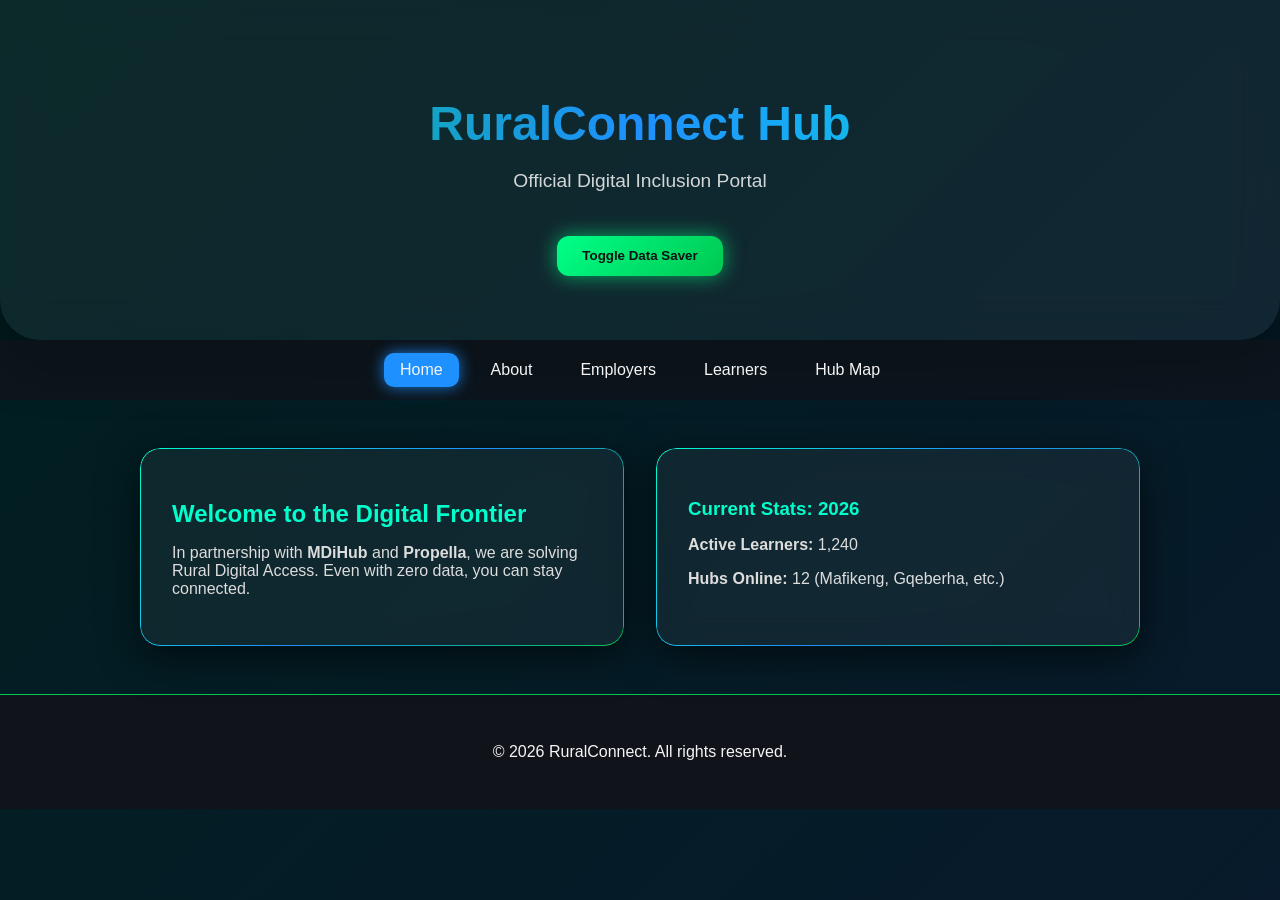
<file: index.html>
<!DOCTYPE html>
<html lang="en">
<head>
<meta charset="UTF-8">
<meta name="viewport" content="width=device-width, initial-scale=1.0">
<title>RuralConnect | Digital Hub</title>

<style>

/* 🔥 Animated background */
body {
  margin:0;
  font-family:'Segoe UI', sans-serif;
  color:#f5f5f5;
  background: linear-gradient(-45deg, #0f1115, #1a1f2b, #0a192f, #001f1f);
  background-size: 400% 400%;
  animation: gradientBG 12s ease infinite;
}

@keyframes gradientBG {
  0% { background-position:0% 50%; }
  50% { background-position:100% 50%; }
  100% { background-position:0% 50%; }
}

/* 🌟 Header */
header {
  text-align:center;
  padding:4rem 1rem;
  background: rgba(255,255,255,0.05);
  backdrop-filter: blur(20px);
  border-bottom-left-radius:40px;
  border-bottom-right-radius:40px;
  box-shadow:0 20px 50px rgba(0,0,0,0.6);
}

header h1 {
  font-size:3rem;
  margin-bottom:0.5rem;
  background: linear-gradient(90deg,#00c851,#1e90ff,#00ffcc);

  -webkit-background-clip: text; /* Chrome/Safari */
  background-clip: text;         /* Standard */

  -webkit-text-fill-color: transparent;
  color: transparent;            /* fallback */
}

header p {
  font-size:1.2rem;
  opacity:0.85;
}

header .btn-green {
  margin-top:1.5rem;
  padding:0.8rem 1.6rem;
  border:none;
  border-radius:12px;
  cursor:pointer;
  font-weight:bold;
  color:#0f1115;
  background: linear-gradient(135deg,#00ff88,#00c851);
  box-shadow:0 0 20px rgba(0,255,136,0.6);
  transition:0.3s;
}

header .btn-green:hover {
  transform: scale(1.1);
  box-shadow:0 0 30px rgba(0,255,136,1);
}

/* 🧭 Nav */
nav {
  display:flex;
  justify-content:center;
  gap:1rem;
  background: rgba(17,19,26,0.7);
  backdrop-filter: blur(15px);
  padding:0.8rem 0;
  position:sticky;
  top:0;
}

nav a {
  color:#f5f5f5;
  text-decoration:none;
  padding:0.5rem 1rem;
  border-radius:10px;
  transition:0.3s;
}

nav a:hover {
  background:#00ff88;
  color:#000;
}

nav a.active {
  background:#1e90ff;
  box-shadow:0 0 15px rgba(30,144,255,0.8);
}

/* 📦 Container */
.container {
  max-width:1000px;
  margin:3rem auto;
  padding:0 1rem;
  display:grid;
  grid-template-columns:repeat(auto-fit,minmax(280px,1fr));
  gap:2rem;
}

/* 💎 Cards */
.card {
  position:relative;
  padding:2rem;
  border-radius:20px;
  background: rgba(255,255,255,0.05);
  backdrop-filter: blur(15px);
  box-shadow:0 10px 40px rgba(0,0,0,0.6);
  transition:0.4s;
  overflow:hidden;
}

/* Neon border / mask fix */
.card::after {
  content:'';
  position:absolute;
  inset:0;
  border-radius:20px;
  padding:1px;
  background: linear-gradient(135deg,#00ffcc,#1e90ff,#00c851);

  /* Vendor + standard properties for compatibility */
  -webkit-mask: linear-gradient(#000 0 0) content-box, linear-gradient(#000 0 0);
  -webkit-mask-composite: xor;

  mask: linear-gradient(#000 0 0) content-box, linear-gradient(#000 0 0);
  mask-composite: exclude; 
}

/* Hover effect */
.card:hover {
  transform: translateY(-10px) scale(1.03);
  box-shadow:0 20px 60px rgba(0,0,0,0.9);
}

/* Floating animation */
.card:nth-child(1) {
  animation: float 6s ease-in-out infinite;
}
.card:nth-child(2) {
  animation: float 6s ease-in-out infinite reverse;
}

@keyframes float {
  0%,100% { transform: translateY(0); }
  50% { transform: translateY(-10px); }
}

/* Text */
.card h2, .card h3 {
  color:#00ffcc;
  margin-bottom:0.5rem;
}

.card p {
  color:#ddd;
}

/* Footer */
footer {
  text-align:center;
  padding:2rem 1rem;
  margin-top:3rem;
  background:#11131a;
  border-top:1px solid #00c851;
}

/* Mobile */
@media(max-width:768px){
  header h1{ font-size:2.2rem; }
  nav{ flex-direction:column; }
}

</style>
</head>

<body>

<header>
<h1>RuralConnect Hub</h1>
<p>Official Digital Inclusion Portal</p>
<button onclick="toggleDataSaver()" class="btn-green">Toggle Data Saver</button>
</header>

<nav>
<a href="index.html" class="active">Home</a>
<a href="About.html">About</a>
<a href="organisation.html">Employers</a>
<a href="Profile.html">Learners</a>
<a href="map.html">Hub Map</a>
</nav>

<div class="container">

<div class="card">
<h2>Welcome to the Digital Frontier</h2>
<p>In partnership with <strong>MDiHub</strong> and <strong>Propella</strong>, we are solving Rural Digital Access. Even with zero data, you can stay connected.</p>
</div>

<div class="card">
<h3>Current Stats: 2026</h3>
<p><strong>Active Learners:</strong> 1,240</p>
<p><strong>Hubs Online:</strong> 12 (Mafikeng, Gqeberha, etc.)</p>
</div>

</div>

<footer>
<p>&copy; 2026 RuralConnect. All rights reserved.</p>
</footer>

<script src="app.js"></script>
</body>
</html>
</file>
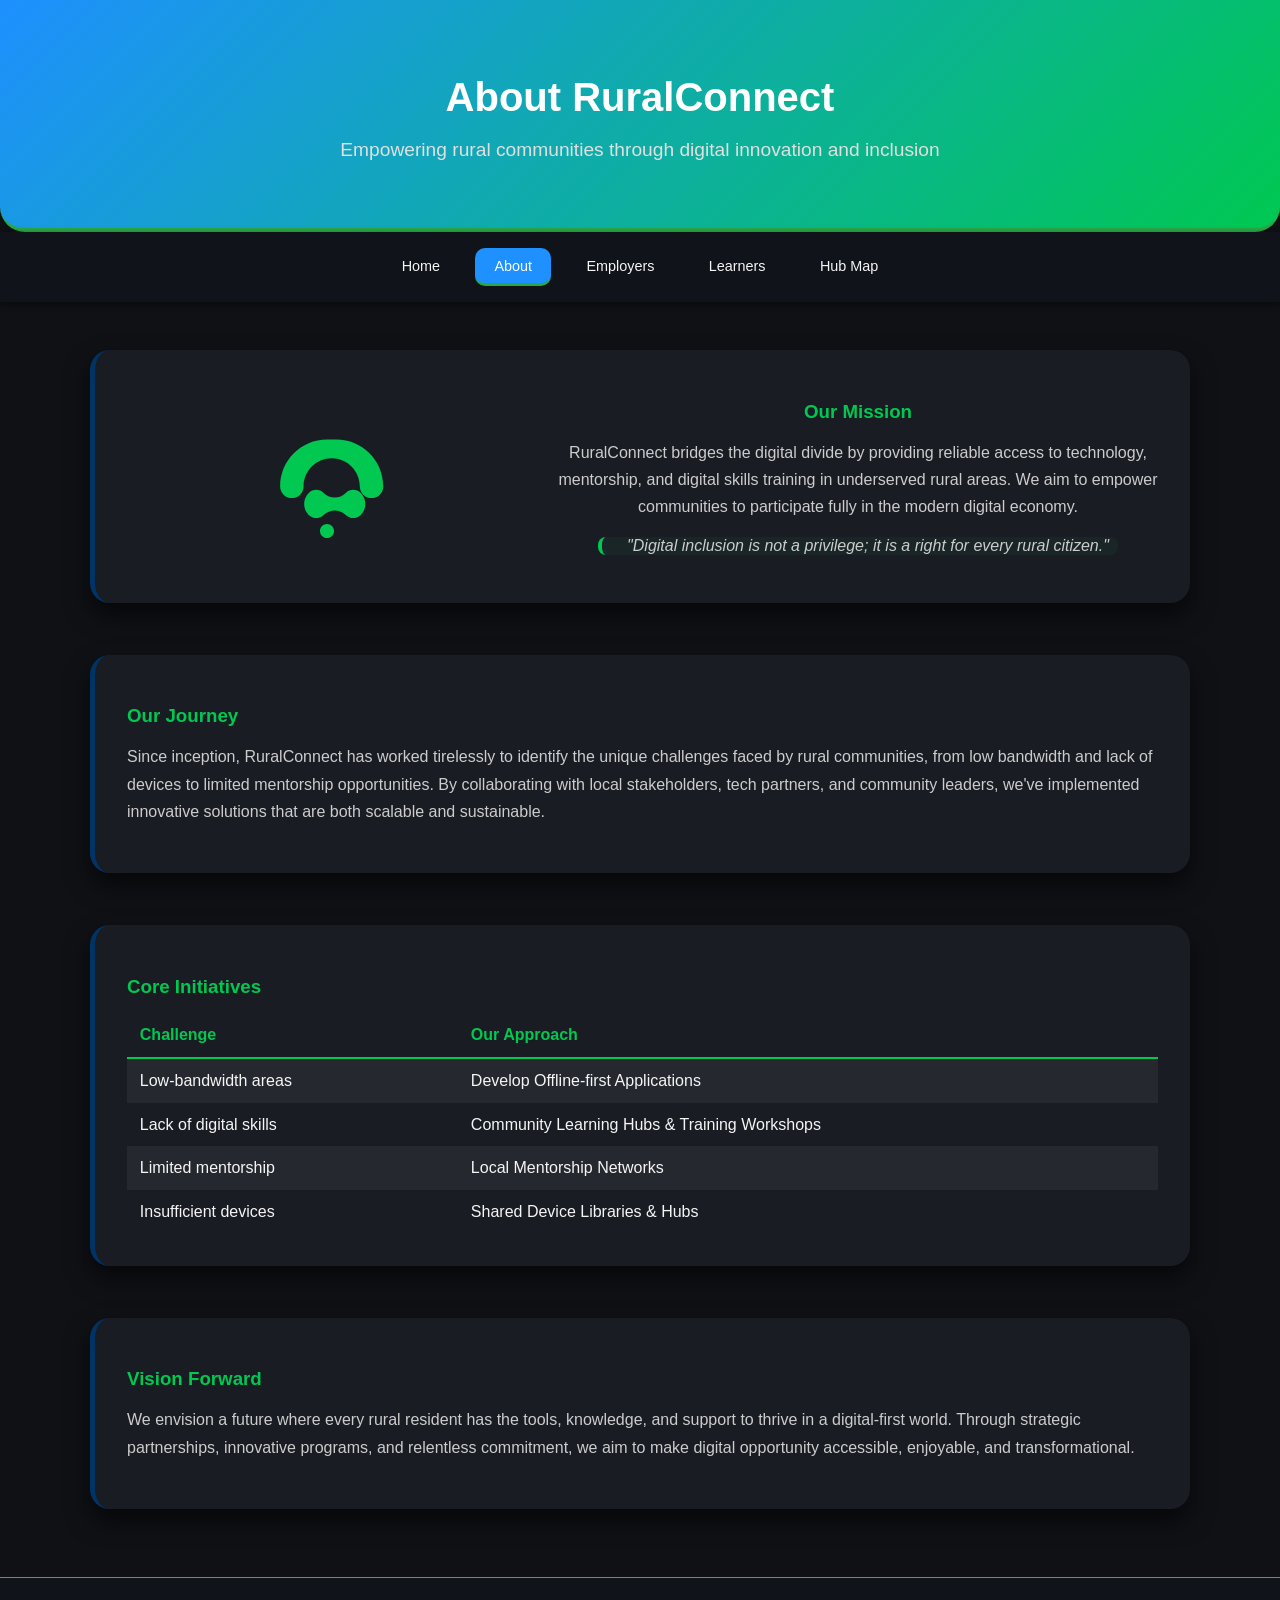
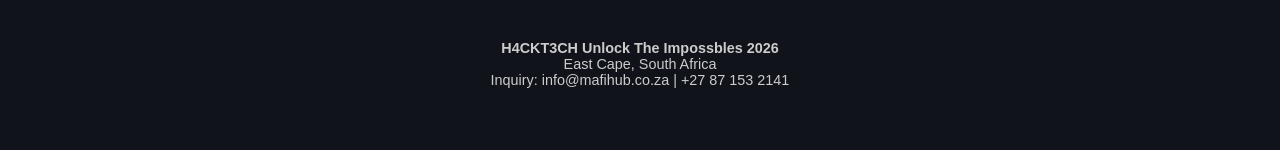
<file: About.html>
<!DOCTYPE html>
<html lang="en">
<head>
<meta charset="UTF-8">
<meta name="viewport" content="width=device-width, initial-scale=1.0">
<title>About | RuralConnect</title>
<link rel="stylesheet" href="style.css">
<style>
body { margin:0; font-family:'Segoe UI', sans-serif; background:#0f1115; color:#f5f5f5; scroll-behavior: smooth; }
header { background: linear-gradient(135deg,#1e90ff,#00c851); padding:3rem 1rem; text-align:center; border-bottom-left-radius:25px; border-bottom-right-radius:25px; }
header h1 { font-size:2.5rem; color:white; margin-bottom:0.5rem; }
header p { color: #e0e0e0; font-size:1.2rem; }

nav { display:flex; justify-content:center; gap:1rem; background:#11131a; padding:1rem 0; box-shadow:0 2px 6px rgba(0,0,0,0.5); position:sticky; top:0; z-index:100; }
nav a { color:#f5f5f5; text-decoration:none; padding:0.6rem 1.2rem; border-radius:10px; font-weight:500; transition:0.3s; }
nav a:hover { background:#00c851; color:#0f1115; }
nav a.active { background:#1e90ff; color:white; }

.container { max-width:1100px; margin:3rem auto; padding:0 1rem; display:grid; grid-template-columns:1fr; gap:2rem; }

.card { background:#1a1c24; border-radius:20px; padding:2rem; box-shadow:0 12px 25px rgba(0,0,0,0.6); transition:all 0.4s ease; }
.card:hover { transform:translateY(-8px); box-shadow:0 16px 35px rgba(0,0,0,0.7); }
.card h3 { color:#00c851; margin-bottom:1rem; }
.card p { line-height:1.7; color:#ccc; font-size:1rem; }
table { width:100%; border-collapse: collapse; margin-top:1rem; }
th, td { padding:0.8rem; text-align:left; }
th { color:#00c851; border-bottom:2px solid #00c851; }
tr:nth-child(even) { background: rgba(255,255,255,0.05); }

.profile-section { display:flex; flex-wrap:wrap; gap:2rem; align-items:center; justify-content:center; text-align:center; }
.profile-icon { width:150px; height:150px; color:#00c851; margin:auto; }
.profile-icon svg { width:100%; height:100%; fill:#00c851; }
.profile-content { flex:1 1 500px; max-width:600px; }

blockquote { border-left:4px solid #00c851; padding-left:1rem; color:#ccc; font-style:italic; background: rgba(0,200,81,0.05); border-radius:8px; margin-top:1rem; }

footer { text-align:center; padding:3rem 1rem; margin-top:3rem; background:#11131a; color:#ccc; border-top:1px solid #00c851; font-size:0.9rem; }

@media(max-width:768px){ .profile-section{ flex-direction:column; } .profile-icon{ width:120px; height:120px; } }
</style>
</head>
<body>

<header>
<h1>About RuralConnect</h1>
<p>Empowering rural communities through digital innovation and inclusion</p>
</header>

<nav>
<a href="index.html">Home</a>
<a href="About.html" class="active">About</a>
<a href="organisation.html">Employers</a>
<a href="Profile.html">Learners</a>
<a href="map.html">Hub Map</a>
</nav>

<div class="container">

<!-- Mission Section with inline SVG Wi-Fi icon -->
<div class="card profile-section">
<div class="profile-icon">
<svg xmlns="http://www.w3.org/2000/svg" viewBox="0 0 512 512">
  <path d="M256 464c-13.3 0-24-10.7-24-24 0-13.2 10.7-24 24-24s24 10.8 24 24c0 13.3-10.7 24-24 24zm89.6-67.9c-9.3 0-18.6-3.5-25.7-10.6-20.7-20.7-54.3-20.7-75 0-7.1 7.1-16.4 10.6-25.7 10.6s-18.6-3.5-25.7-10.6c-20.7-20.7-20.7-54.3 0-75 7.1-7.1 16.4-10.6 25.7-10.6s18.6 3.5 25.7 10.6c20.7 20.7 54.3 20.7 75 0 7.1-7.1 16.4-10.6 25.7-10.6s18.6 3.5 25.7 10.6c20.7 20.7 20.7 54.3 0 75-7.1 7.1-16.4 10.6-25.7 10.6zM256 128c-88.4 0-160 71.6-160 160 0 22.1 17.9 40 40 40 22.1 0 40-17.9 40-40 0-53 43-96 96-96s96 43 96 96c0 22.1 17.9 40 40 40 22.1 0 40-17.9 40-40 0-88.4-71.6-160-160-160z"/>
</svg>
</div>
<div class="profile-content">
<h3>Our Mission</h3>
<p>RuralConnect bridges the digital divide by providing reliable access to technology, mentorship, and digital skills training in underserved rural areas. We aim to empower communities to participate fully in the modern digital economy.</p>
<blockquote>"Digital inclusion is not a privilege; it is a right for every rural citizen."</blockquote>
</div>
</div>

<!-- Journey Section -->
<div class="card">
<h3>Our Journey</h3>
<p>Since inception, RuralConnect has worked tirelessly to identify the unique challenges faced by rural communities, from low bandwidth and lack of devices to limited mentorship opportunities. By collaborating with local stakeholders, tech partners, and community leaders, we've implemented innovative solutions that are both scalable and sustainable.</p>
</div>

<!-- Core Initiatives -->
<div class="card">
<h3>Core Initiatives</h3>
<table>
<tr>
<th>Challenge</th>
<th>Our Approach</th>
</tr>
<tr>
<td>Low-bandwidth areas</td><td>Develop Offline-first Applications</td>
</tr>
<tr>
<td>Lack of digital skills</td><td>Community Learning Hubs & Training Workshops</td>
</tr>
<tr>
<td>Limited mentorship</td><td>Local Mentorship Networks</td>
</tr>
<tr>
<td>Insufficient devices</td><td>Shared Device Libraries & Hubs</td>
</tr>
</table>
</div>

<!-- Vision Section -->
<div class="card">
<h3>Vision Forward</h3>
<p>We envision a future where every rural resident has the tools, knowledge, and support to thrive in a digital-first world. Through strategic partnerships, innovative programs, and relentless commitment, we aim to make digital opportunity accessible, enjoyable, and transformational.</p>
</div>

</div>

<footer>
<p><strong>H4CKT3CH Unlock The Impossbles 2026</strong><br>
East Cape, South Africa<br>
Inquiry: info@mafihub.co.za | +27 87 153 2141</p>
</footer>

<script src="app.js"></script>
</body>
</html>
</file>
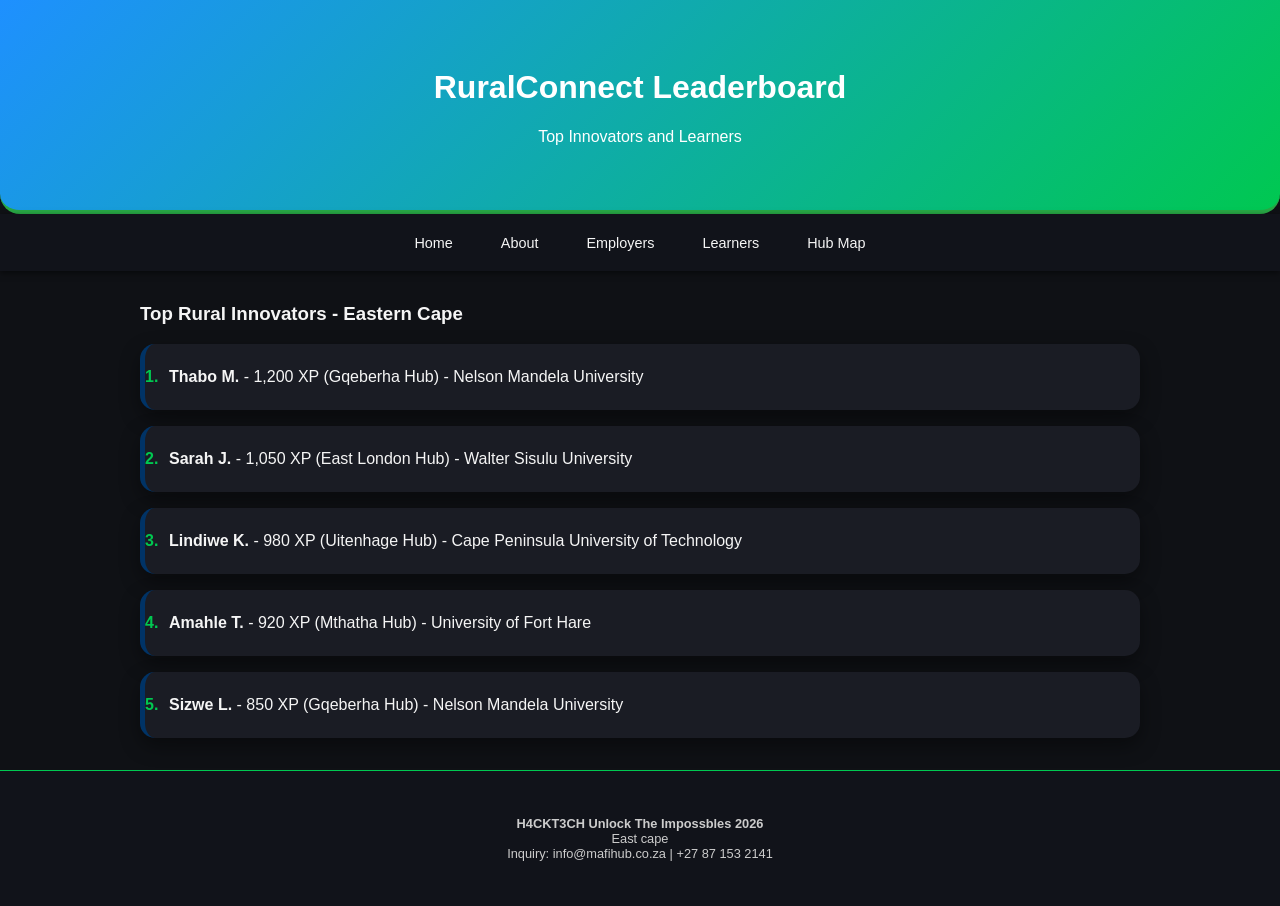
<file: leaderboard.html>
<!DOCTYPE html>
<html lang="en">
<head>
<meta charset="UTF-8">
<meta name="viewport" content="width=device-width, initial-scale=1.0">
<title>Leaderboard | RuralConnect</title>
<link rel="stylesheet" href="style.css">
<style>
body { margin:0; font-family:'Segoe UI', sans-serif; background:#0f1115; color:#f5f5f5; }
nav { display:flex; justify-content:center; gap:1rem; background:#11131a; padding:0.8rem 0; box-shadow:0 2px 6px rgba(0,0,0,0.5); position:sticky; top:0; z-index:100; }
nav a { color:#f5f5f5; text-decoration:none; padding:0.5rem 1rem; border-radius:8px; font-weight:500; transition:0.3s; }
nav a:hover { background:#00c851; color:#0f1115; }
nav a.active { background:#1e90ff; color:white; }
.container { max-width:1000px; margin:2rem auto; padding:0 1rem; }
.card { background:#1a1c24; border-radius:15px; padding:1.5rem; box-shadow:0 8px 20px rgba(0,0,0,0.4); transition: all 0.3s ease; margin-bottom:1rem; }
.card:hover { transform: translateY(-5px); box-shadow:0 12px 25px rgba(0,0,0,0.6); }
ol { list-style: none; padding: 0; counter-reset: rank; }
ol li { counter-increment: rank; padding-left: 2rem; position: relative; }
ol li::before { content: counter(rank) ". "; position: absolute; left: 0; color: #00c851; font-weight: bold; }
footer { text-align:center; padding:2rem 1rem; margin-top:2rem; background:#11131a; color:#ccc; border-top:1px solid #00c851; }
</style>
</head>
<body>

<header style="background: linear-gradient(135deg, #1e90ff, #00c851); padding:3rem 1rem; text-align:center; border-bottom-left-radius:20px; border-bottom-right-radius:20px;">
<h1>RuralConnect Leaderboard</h1>
<p>Top Innovators and Learners</p>
</header>

<nav>
<a href="index.html">Home</a>
<a href="About.html">About</a>
<a href="organisation.html">Employers</a>
<a href="Profile.html">Learners</a>
<a href="map.html">Hub Map</a>
</nav>

<div class="container">
    <h3>Top Rural Innovators - Eastern Cape</h3>
    <ol>
        <li class="card"><strong>Thabo M.</strong> - 1,200 XP (Gqeberha Hub) - Nelson Mandela University</li>
        <li class="card"><strong>Sarah J.</strong> - 1,050 XP (East London Hub) - Walter Sisulu University</li>
        <li class="card"><strong>Lindiwe K.</strong> - 980 XP (Uitenhage Hub) - Cape Peninsula University of Technology</li>
        <li class="card"><strong>Amahle T.</strong> - 920 XP (Mthatha Hub) - University of Fort Hare</li>
        <li class="card"><strong>Sizwe L.</strong> - 850 XP (Gqeberha Hub) - Nelson Mandela University</li>
    </ol>
</div>

<footer>
<p><strong>H4CKT3CH Unlock The Impossbles 2026</strong><br>
East cape<br>
Inquiry: info@mafihub.co.za | +27 87 153 2141</p>
</footer>

<script src="app.js"></script>
</body>
</html>
</file>
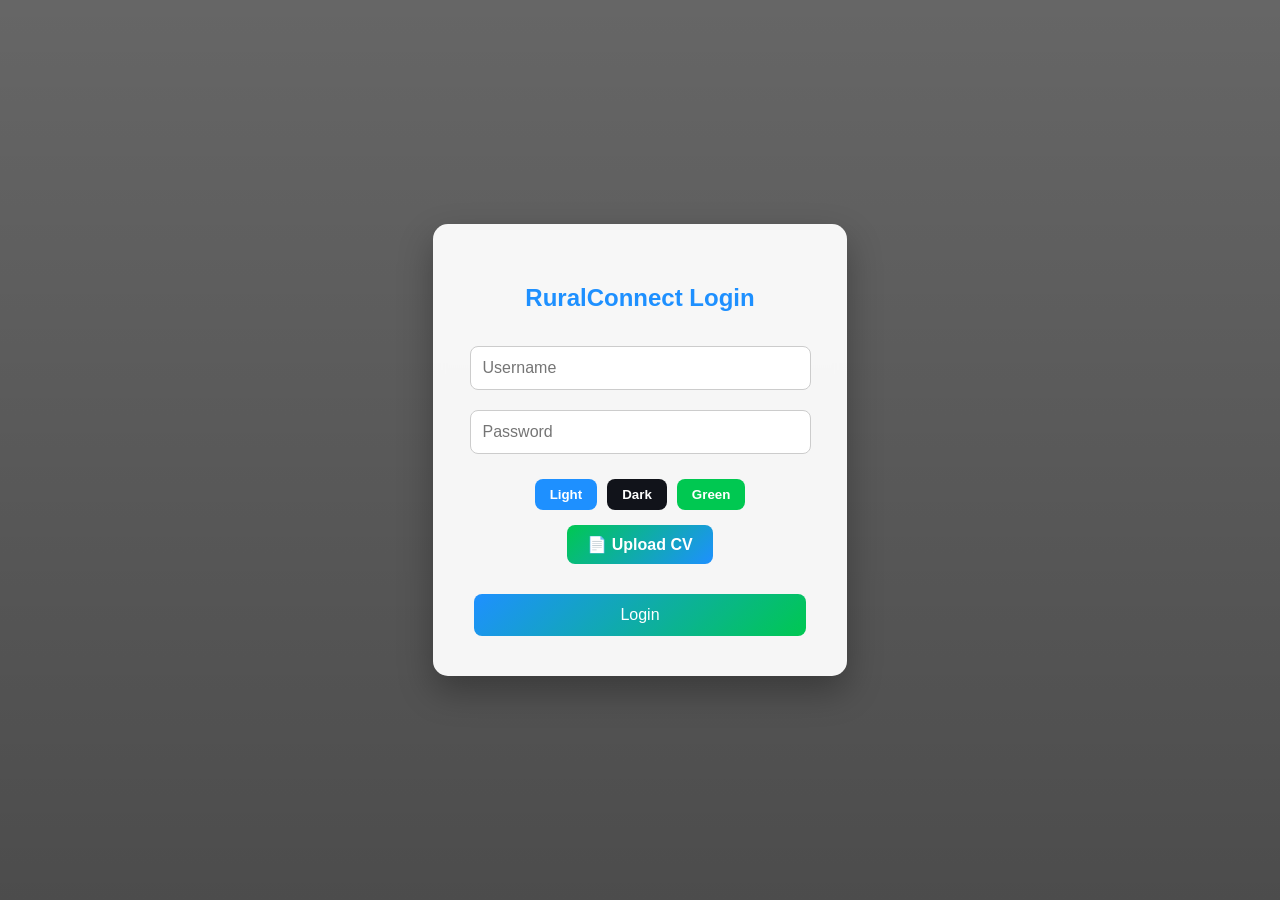
<file: login.html>
<!DOCTYPE html>
<html lang="en">
<head>
<meta charset="UTF-8">
<meta name="viewport" content="width=device-width, initial-scale=1.0">
<title>RuralConnect Login</title>
<link rel="stylesheet" href="style.css">
<style>
    /* Full-page background */
    body {
        margin: 0;
        height: 100vh;
        font-family: Arial, sans-serif;
        background: url('https://images.unsplash.com/photo-1509099836639-18ba1795216d?auto=format&fit=crop&w=1600&q=80') no-repeat center center fixed;
        background-size: cover;
        display: flex;
        justify-content: center;
        align-items: center;
        position: relative;
        transition: background 0.5s, color 0.5s;
    }

    /* Overlay */
    body::before {
        content: '';
        position: absolute;
        width: 100%;
        height: 100%;
        background: linear-gradient(rgba(0,0,0,0.6), rgba(0,0,0,0.7));
        top: 0;
        left: 0;
        z-index: 0;
        transition: background 0.5s;
    }

    .login-card {
        position: relative;
        z-index: 1;
        background: rgba(255, 255, 255, 0.95);
        padding: 2.5rem 2rem;
        border-radius: 15px;
        box-shadow: 0 15px 35px rgba(0,0,0,0.3);
        width: 350px;
        text-align: center;
        backdrop-filter: blur(6px);
        animation: fadeIn 0.8s ease-out;
        transition: background 0.5s, color 0.5s;
    }

    @keyframes fadeIn {
        from {opacity: 0; transform: translateY(-20px);}
        to {opacity: 1; transform: translateY(0);}
    }

    .login-card h2 {
        margin-bottom: 1.5rem;
        color: #1e90ff;
    }

    .login-card input {
        width: 90%;
        padding: 12px;
        margin: 10px 0;
        border: 1px solid #ccc;
        border-radius: 8px;
        font-size: 1rem;
        outline: none;
        transition: 0.3s;
    }

    .login-card input:focus {
        border-color: #1e90ff;
        box-shadow: 0 0 8px rgba(30,144,255,0.5);
    }

    .theme-buttons {
        margin: 15px 0;
        display: flex;
        justify-content: center;
        gap: 10px;
    }

    .theme-buttons button {
        padding: 8px 15px;
        border: none;
        border-radius: 8px;
        cursor: pointer;
        font-weight: bold;
        transition: 0.3s;
        color: white;
    }

    .theme-light { background: #1e90ff; }
    .theme-dark { background: #11131a; }
    .theme-green { background: #00c851; }

    .theme-buttons button:hover {
        opacity: 0.8;
    }

    /* Upload CV styles */
    .upload-cv {
        margin: 15px 0;
        text-align: center;
    }

    .upload-cv input[type="file"] {
        display: none;
    }

    .upload-cv label {
        display: inline-block;
        padding: 10px 20px;
        background: linear-gradient(135deg, #00c851, #1e90ff);
        color: white;
        font-weight: bold;
        border-radius: 8px;
        cursor: pointer;
        transition: 0.3s;
    }

    .upload-cv label:hover {
        transform: translateY(-2px);
        box-shadow: 0 5px 15px rgba(0,0,0,0.2);
    }

    .login-card button.main-btn {
        width: 95%;
        padding: 12px;
        margin-top: 15px;
        background: linear-gradient(135deg, #1e90ff, #00c851);
        color: white;
        border: none;
        border-radius: 8px;
        font-size: 1rem;
        cursor: pointer;
        transition: 0.3s;
    }

    .login-card button.main-btn:hover {
        transform: translateY(-2px);
        box-shadow: 0 5px 15px rgba(0,0,0,0.2);
    }

    @media (max-width: 400px) {
        .login-card {
            width: 90%;
        }
    }
</style>
</head>
<body>

<div class="login-card">
    <h2>RuralConnect Login</h2>

    <input type="text" id="username" placeholder="Username">
    <input type="password" id="password" placeholder="Password">

    <!-- Theme selection buttons -->
    <div class="theme-buttons">
        <button class="theme-light" onclick="setTheme('light')">Light</button>
        <button class="theme-dark" onclick="setTheme('dark')">Dark</button>
        <button class="theme-green" onclick="setTheme('green')">Green</button>
    </div>

    <!-- Upload CV section -->
    <div class="upload-cv">
        <input type="file" id="cvUpload">
        <label for="cvUpload">📄 Upload CV</label>
    </div>

    <button class="main-btn" onclick="login()">Login</button>
</div>

<script>
function login() {
    // Allow ANY username and password
    window.location.href = "index.html";
}

// Theme switching function
function setTheme(theme) {
    const card = document.querySelector('.login-card');
    const body = document.body;

    if(theme === 'light') {
        body.style.background = "url('https://images.unsplash.com/photo-1509099836639-18ba1795216d?auto=format&fit=crop&w=1600&q=80') no-repeat center center fixed";
        body.style.color = "#000";
        card.style.background = "rgba(255,255,255,0.95)";
        card.style.color = "#000";
    } else if(theme === 'dark') {
        body.style.background = "#0f1115";
        body.style.color = "#f5f5f5";
        card.style.background = "rgba(26,28,36,0.95)";
        card.style.color = "#f5f5f5";
    } else if(theme === 'green') {
        body.style.background = "#004d26";
        body.style.color = "#e0f2e9";
        card.style.background = "rgba(0,200,81,0.95)";
        card.style.color = "#f5f5f5";
    }
}
</script>

<script src="app.js"></script>
</body>
</html>
</file>
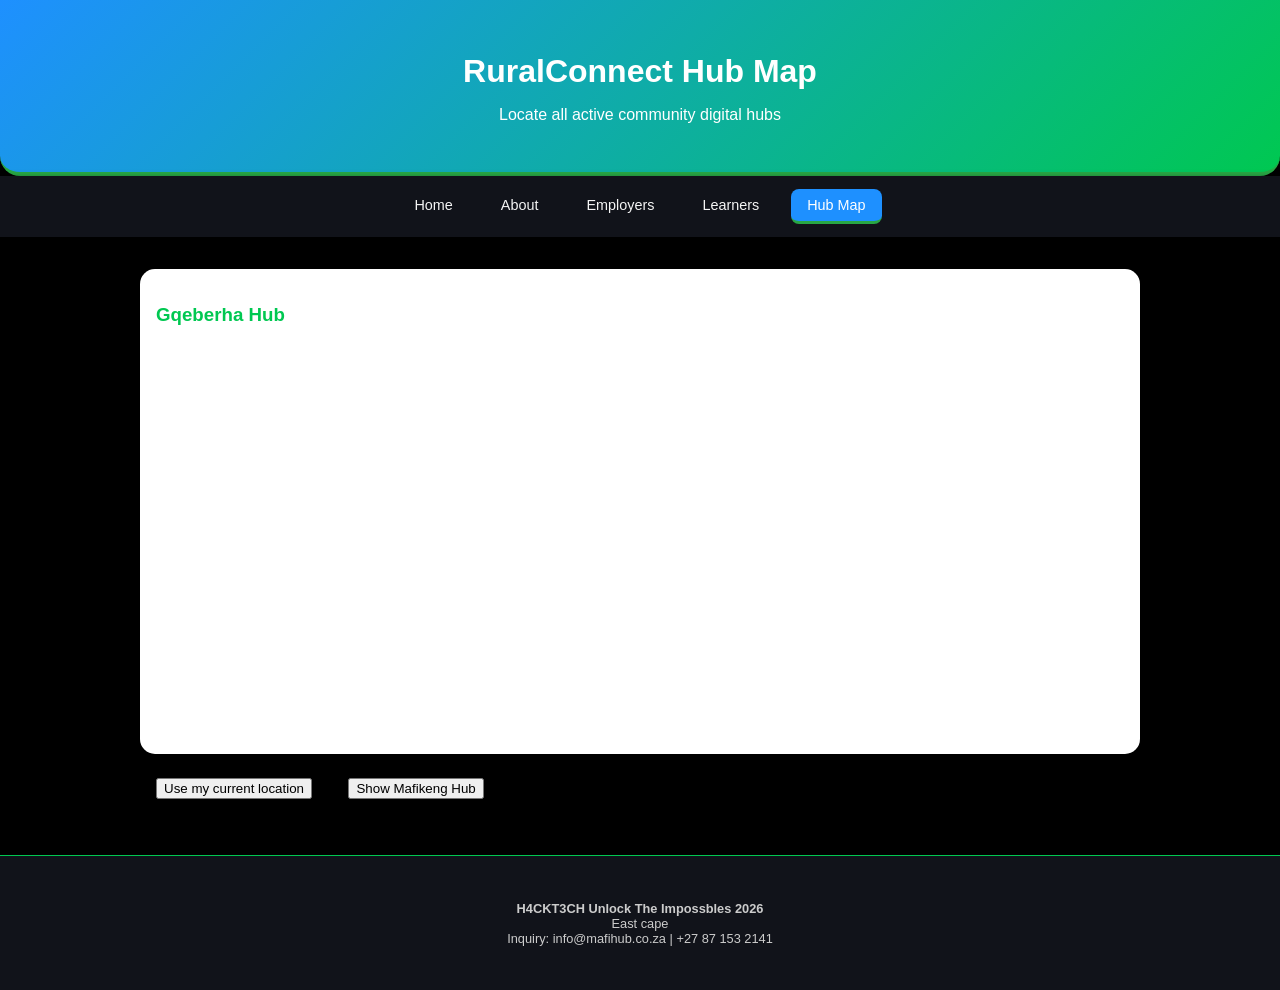
<file: map.html>
<!DOCTYPE html>
<html lang="en">
<head>
<meta charset="UTF-8">
<meta name="viewport" content="width=device-width, initial-scale=1.0">
<title>Hub Map | RuralConnect</title>
<link rel="stylesheet" href="style.css">
<style>
body{ margin:0; font-family:'Segoe UI', sans-serif; background:#000000; color:#f5f5f5; }
nav{ display:flex; justify-content:center; gap:1rem; background:#11131a; padding:0.8rem 0; box-shadow:0 2px 6px rgba(0,0,0,0.5); position:sticky; top:0; z-index:100; }
nav a{ color:#f5f5f5; text-decoration:none; padding:0.5rem 1rem; border-radius:8px; font-weight:500; transition:0.3s; }
nav a:hover{ background:#00c851; color:#0f1115; }
nav a.active{ background:#1e90ff; color:white; }
header{ background: linear-gradient(135deg,#1e90ff,#00c851); padding:2rem 1rem; text-align:center; border-bottom-left-radius:20px; border-bottom-right-radius:20px; }
header h1{ color:white; margin-bottom:0.5rem; }
.container{ max-width:1000px; margin:2rem auto; padding:0 1rem; }
.map-card{ background:#ffffff; border-radius:15px; padding:1rem; margin-bottom:1.5rem; box-shadow:0 8px 20px rgba(0,0,0,0.15); transition:all 0.3s; }
.map-card:hover{ transform:translateY(-5px); box-shadow:0 12px 25px rgba(0,0,0,0.2); }
.map-card h3{ color:#00c851; margin-bottom:0.5rem; }
iframe{ border-radius:15px; width:100%; height:400px; border:none; }
footer{ text-align:center; padding:2rem 1rem; margin-top:2rem; background:#11131a; color:#ccc; border-top:1px solid #00c851; }
</style>
</head>
<body>

<header>
<h1>RuralConnect Hub Map</h1>
<p>Locate all active community digital hubs</p>
</header>

<nav>
<a href="index.html">Home</a>
<a href="About.html">About</a>
<a href="organisation.html">Employers</a>
<a href="Profile.html">Learners</a>
<a href="map.html" class="active">Hub Map</a>
</nav>

<div class="container">
<div class="map-card">
<h3>Gqeberha Hub</h3>
<iframe src="https://www.google.com/maps?q=2696+James+Watt+Cres,+Industrial+Site,+Mafikeng&q=6+Beach+Road,+Port+Elizabeth,+Gqeberha&q=123+Main+Street,+Gqeberha&q=456+Tech+Avenue,+Gqeberha&z=10&output=embed"></iframe>
</div>

<!-- Add more hubs similarly -->
  <button id="locateBtn" class="btn" style="margin:0 1rem 1.5rem;">Use my current location</button>
  <button id="resetBtn" class="btn" style="margin:0 1rem 1.5rem;">Show Mafikeng Hub</button>
</div>

<script>
  const locateBtn = document.getElementById('locateBtn');
  const resetBtn = document.getElementById('resetBtn');

  function updateMap(srcUrl) {
    // replace first iframe in first map card
    const iframe = document.querySelector('.map-card iframe');
    if (!iframe) return;
    iframe.src = srcUrl;
  }

  locateBtn.addEventListener('click', () => {
    if (!navigator.geolocation) {
      alert('Geolocation is not supported by your browser.');
      return;
    }
    locateBtn.disabled = true;
    locateBtn.textContent = 'Locating...';

    navigator.geolocation.getCurrentPosition(
      (position) => {
        const lat = position.coords.latitude;
        const lng = position.coords.longitude;
        const src = `https://www.google.com/maps/embed?center=${lat},${lng}&q=${lat},${lng}&z=15&output=embed`;
        updateMap(src);
        alert('Map updated to your current location.');
        locateBtn.textContent = 'Use my current location';
        locateBtn.disabled = false;
      },
      (err) => {
        alert('Unable to get location. Please allow location access and try again.');
        locateBtn.textContent = 'Use my current location';
        locateBtn.disabled = false;
      },
      { timeout: 10000, enableHighAccuracy: true }
    );
  });

  resetBtn.addEventListener('click', () => {
    const defaultSrc = 'https://www.google.com/maps?q=2696+James+Watt+Cres,+Industrial+Site,+Mafikeng&q=6+Beach+Road,+Port+Elizabeth,+Gqeberha&q=123+Main+Street,+Gqeberha&q=456+Tech+Avenue,+Gqeberha&z=10&output=embed';
    updateMap(defaultSrc);
    alert('Map reset to all hubs.');
  });
</script>

<footer>
<p><strong>H4CKT3CH Unlock The Impossbles 2026</strong><br>
East cape<br>
Inquiry: info@mafihub.co.za | +27 87 153 2141</p>
</footer>

</body>
</html>
</file>
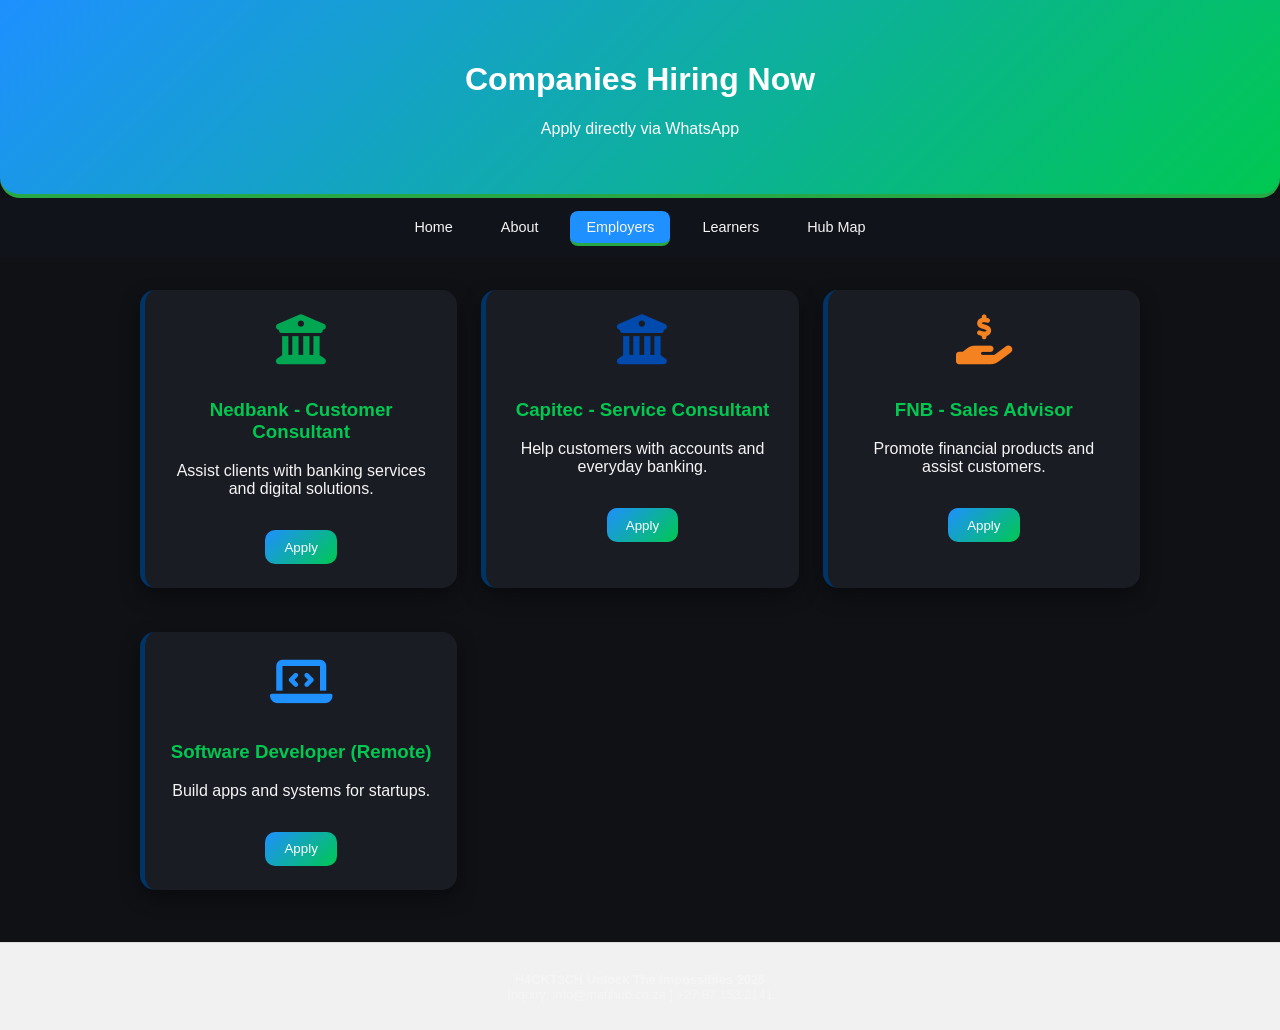
<file: organisation.html>
<!DOCTYPE html>
<html lang="en">
<head>
<meta charset="UTF-8">
<meta name="viewport" content="width=device-width, initial-scale=1.0">
<title>Employers Hiring | RuralConnect</title>
<link rel="stylesheet" href="style.css">
<!-- Font Awesome Icons -->
<link rel="stylesheet" href="https://cdnjs.cloudflare.com/ajax/libs/font-awesome/6.5.0/css/all.min.css">

<style>
body {
  margin:0;
  font-family:'Segoe UI', sans-serif;
  background:#0f1115;
  color:#f5f5f5;
}

header {
  background: linear-gradient(135deg,#1e90ff,#00c851);
  padding:2.5rem 1rem;
  text-align:center;
  border-bottom-left-radius:20px;
  border-bottom-right-radius:20px;
}

header h1 { color:white; }

nav {
  display:flex;
  justify-content:center;
  gap:1rem;
  background:#11131a;
  padding:0.8rem 0;
  position:sticky;
  top:0;
}

nav a {
  color:#f5f5f5;
  text-decoration:none;
  padding:0.5rem 1rem;
  border-radius:8px;
}

nav a.active { background:#1e90ff; }

.container {
  max-width:1000px;
  margin:2rem auto;
  display:grid;
  grid-template-columns:repeat(auto-fit,minmax(300px,1fr));
  gap:1.5rem;
  padding:0 1rem;
}

.card {
  background:#1a1c24;
  border-radius:15px;
  padding:1.5rem;
  text-align:center;
  box-shadow:0 8px 20px rgba(0,0,0,0.4);
  transition:0.3s;
}

.card:hover {
  transform:translateY(-5px);
}

.icon {
  font-size:50px;
  margin-bottom:1rem;
}

/* Custom colors per company */
.nedbank { color:#00a651; }
.capitec { color:#004aad; }
.fnb { color:#f58220; }
.dev { color:#1e90ff; }

.card h3 { color:#00c851; }

.btn {
  margin-top:1rem;
  background: linear-gradient(135deg,#1e90ff,#00c851);
  padding:0.6rem 1.2rem;
  border-radius:10px;
  border:none;
  cursor:pointer;
  color:white;
}

.application-modal {
  display:none;
  position:fixed;
  top:0; left:0;
  width:100%; height:100%;
  background: rgba(0,0,0,0.85);
  justify-content:center;
  align-items:center;
}

.application-content {
  background:#1a1c24;
  padding:2rem;
  border-radius:15px;
  text-align:center;
}

.close-modal {
  background:#ff3f3f;
}
</style>
</head>

<body>

<header>
<h1>Companies Hiring Now</h1>
<p>Apply directly via WhatsApp</p>
</header>

<nav>
<a href="index.html">Home</a>
<a href="About.html">About</a>
<a href="organisation.html" class="active">Employers</a>
<a href="Profile.html">Learners</a>
<a href="map.html">Hub Map</a>
</nav>

<div class="container">

<!-- Nedbank -->
<div class="card">
<i class="fas fa-university icon nedbank"></i>
<h3>Nedbank - Customer Consultant</h3>
<p>Assist clients with banking services and digital solutions.</p>
<button class="btn" onclick="openApplication('Nedbank Customer Consultant')">Apply</button>
</div>

<!-- Capitec -->
<div class="card">
<i class="fas fa-building-columns icon capitec"></i>
<h3>Capitec - Service Consultant</h3>
<p>Help customers with accounts and everyday banking.</p>
<button class="btn" onclick="openApplication('Capitec Service Consultant')">Apply</button>
</div>

<!-- FNB -->
<div class="card">
<i class="fas fa-hand-holding-dollar icon fnb"></i>
<h3>FNB - Sales Advisor</h3>
<p>Promote financial products and assist customers.</p>
<button class="btn" onclick="openApplication('FNB Sales Advisor')">Apply</button>
</div>

<!-- Developer -->
<div class="card">
<i class="fas fa-laptop-code icon dev"></i>
<h3>Software Developer (Remote)</h3>
<p>Build apps and systems for startups.</p>
<button class="btn" onclick="openApplication('Software Developer Remote')">Apply</button>
</div>

</div>

<!-- Modal -->
<div id="applicationModal" class="application-modal">
<div class="application-content">
<h4 id="jobTitle">Apply</h4>
<p>Click below to apply via WhatsApp</p>

<button class="btn" onclick="applyNow()">Apply via WhatsApp</button>
<br><br>
<button class="btn close-modal" onclick="closeApplication()">Cancel</button>
</div>
</div>

<script>
function openApplication(title){
  document.getElementById('jobTitle').innerText = title;
  document.getElementById('applicationModal').style.display='flex';
}

function closeApplication(){
  document.getElementById('applicationModal').style.display='none';
}

function applyNow(){
  let job = document.getElementById('jobTitle').innerText;
  let url = "https://wa.me/27871532141?text=" +
    encodeURIComponent("Hi, I would like to apply for: " + job);
  window.open(url, '_blank');
}
</script>

<footer style="text-align:center; padding:1rem; margin-top:2rem;">
<p><strong>H4CKT3CH Unlock The Impossibles 2026</strong><br>
Inquiry: info@mafihub.co.za | +27 87 153 2141</p>
</footer>
<script src="app.js"></script></body>
</html>
</file>
<file: style.css>
:root {
    --primary-blue: #003366;
    --action-green: #28a745;
    --light-grey: #f8f9fa;
    --white: #ffffff;
    --text-dark: #212529;
}

body {
    font-family: 'Segoe UI', Roboto, sans-serif;
    margin: 0;
    background-color: var(--light-grey);
    color: var(--text-dark);
    transition: all 0.3s ease;
}

/* Data Saver Mode - Minimalist Look */
body.low-data {
    background: white;
}
body.low-data img { display: none; }

header {
    background: var(--primary-blue);
    color: var(--white);
    padding: 1.5rem;
    text-align: center;
    border-bottom: 4px solid var(--action-green);
}

nav {
    display: flex;
    overflow-x: auto;
    background: #002244;
    padding: 10px 0;
    visibility: top;
}

nav a {
    color: white;
    padding: 10px 20px;
    text-decoration: none;
    font-size: 0.9rem;
    white-space: nowrap;
}

nav a.active {
    border-bottom: 3px solid var(--action-green);
}

.container {
    max-width: 900px;
    margin: 20px auto;
    padding: 15px;
}

.card {
    background: var(--white);
    padding: 20px;
    border-radius: 8px;
    box-shadow: 0 4px 6px rgba(0,0,0,0.05);
    margin-bottom: 20px;
    border-left: 5px solid var(--primary-blue);
}

.btn-green {
    background: var(--action-green);
    color: white;
    border: none;
    padding: 12px 24px;
    border-radius: 5px;
    cursor: pointer;
    font-weight: bold;
}

/* USSD Simulator Styles */
#ussd-box {
    display: none;
    position: fixed;
    top: 50%;
    left: 50%;
    transform: translate(-50%, -50%);
    background: #000;
    color: #0f0;
    padding: 20px;
    width: 280px;
    font-family: monospace;
    border-radius: 10px;
    z-index: 1000;
}

footer {
    background: #f1f1f1;
    padding: 30px;
    text-align: center;
    font-size: 0.8rem;
    border-top: 1px solid #ddd;
}
</file>
